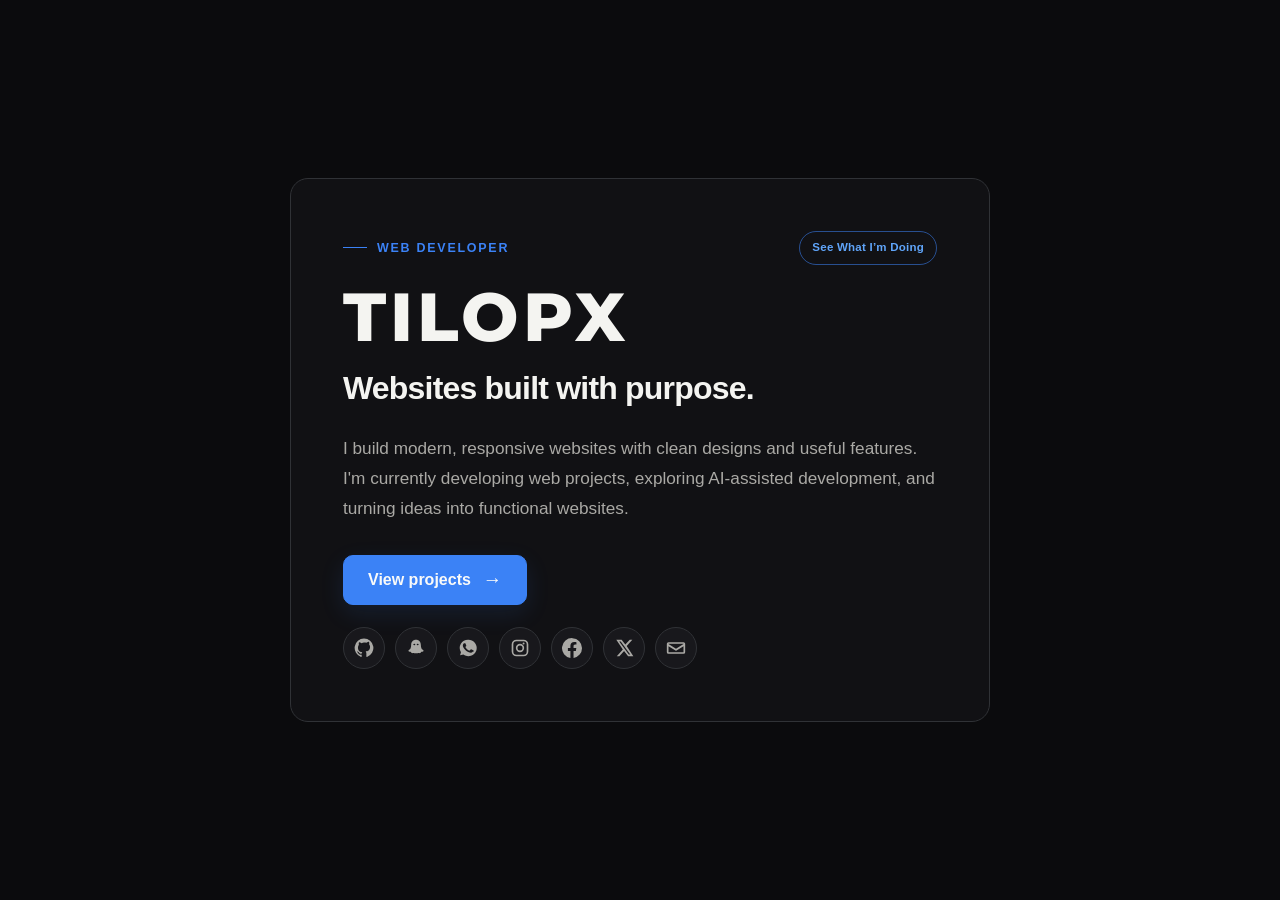
<file: index.html>
<!DOCTYPE html>
<html lang="en">
<head>
    <meta charset="UTF-8">
    <meta name="viewport" content="width=device-width, initial-scale=1.0">
    <title>Tilopx | Developer Portfolio</title>
    <link rel="stylesheet" href="style.css">
</head>
<body>
    <div class="loading-overlay" role="status" aria-live="polite" aria-label="Loading" hidden>
        <span class="loading-spinner" aria-hidden="true"></span>
    </div>
    <main class="home-page">
        <section class="intro" aria-labelledby="intro-title">
            <div class="intro-header">
                <p class="eyebrow"><span></span> WEB DEVELOPER</p>
                <a class="work-in-progress-button" href="what-i-am-building.html">See What I’m Doing</a>
            </div>
            <h1 class="wordmark" id="intro-title">TILOPX</h1>
            <h2 class="intro-headline">Websites built with purpose.</h2>
            <p class="intro-copy">I build modern, responsive websites with clean designs and useful features. I'm currently developing web projects, exploring AI-assisted development, and turning ideas into functional websites.</p>
            <a class="projects-button" href="projects.html">View projects <span aria-hidden="true">→</span></a>
            <nav class="social-links" aria-label="Social profiles">
                <a href="https://github.com/stellartilopx" target="_blank" rel="noopener noreferrer" aria-label="Visit my GitHub profile" title="GitHub">
                    <svg viewBox="0 0 24 24" aria-hidden="true"><path fill="currentColor" d="M12 .7a11.3 11.3 0 0 0-3.57 22c.57.1.78-.25.78-.55v-2.1c-3.18.69-3.85-1.35-3.85-1.35-.52-1.32-1.27-1.67-1.27-1.67-1.04-.71.08-.69.08-.69 1.15.08 1.75 1.18 1.75 1.18 1.02 1.75 2.68 1.24 3.33.95.1-.74.4-1.24.72-1.53-2.54-.29-5.21-1.27-5.21-5.65 0-1.25.44-2.27 1.17-3.07-.12-.29-.51-1.45.11-3.02 0 0 .96-.31 3.13 1.17A10.9 10.9 0 0 1 12 5.34c.97 0 1.94.13 2.85.38 2.17-1.48 3.13-1.17 3.13-1.17.62 1.57.23 2.73.11 3.02.73.8 1.17 1.82 1.17 3.07 0 4.39-2.67 5.36-5.22 5.64.41.35.78 1.05.78 2.12v3.75c0 .3.21.66.79.55A11.3 11.3 0 0 0 12 .7Z"/></svg>
                </a>
                <a href="https://www.snapchat.com/add/tilopxsthope?share_id=Xo6SoPdJdqQ&locale=en-US" target="_blank" rel="noopener noreferrer" aria-label="Visit my Snapchat profile" title="Snapchat">
                    <svg viewBox="0 0 24 24" aria-hidden="true"><path fill="currentColor" d="M12 2.2c-3.6 0-5.8 2.6-5.8 5.9 0 1.7-.2 3.2-.8 4.5-.3.7-.8 1.2-1.6 1.6-.7.4-.9.8-.8 1.3.1.7.9 1 1.7.9.5-.1.9.1 1.1.5.2.5.5 1 1.1 1.2.8.3 1.4-.2 2-.2.7 0 1.2.3 3.1.3s2.4-.3 3.1-.3c.6 0 1.2.5 2 .2.6-.2.9-.7 1.1-1.2.2-.4.6-.6 1.1-.5.8.1 1.6-.2 1.7-.9.1-.5-.1-.9-.8-1.3-.8-.4-1.3-.9-1.6-1.6-.6-1.3-.8-2.8-.8-4.5 0-3.3-2.2-5.9-5.8-5.9Zm-2 6.6c-.7 0-1.2-.4-1.2-.9s.5-.9 1.2-.9c.7 0 1.2.4 1.2.9s-.5.9-1.2.9Zm4 0c-.7 0-1.2-.4-1.2-.9s.5-.9 1.2-.9c.7 0 1.2.4 1.2.9s-.5.9-1.2.9Z"/></svg>
                </a>
                <a href="https://wa.me/2348064131653" target="_blank" rel="noopener noreferrer" aria-label="Chat with me on WhatsApp" title="WhatsApp">
                    <svg viewBox="0 0 24 24" aria-hidden="true"><path fill="currentColor" d="M12.04 2a9.9 9.9 0 0 0-8.5 15l-1 3.8 3.9-1a9.94 9.94 0 1 0 5.6-17.8Zm5.84 14.13c-.25.7-1.47 1.34-2.05 1.43-.53.08-1.19.12-1.92-.12-.44-.14-1-.33-1.72-.65-3.03-1.31-5-4.37-5.15-4.57-.15-.2-1.23-1.64-1.23-3.13 0-1.49.78-2.22 1.06-2.53.28-.3.61-.38.81-.38h.58c.19 0 .44-.07.69.53.25.6.86 2.09.93 2.24.08.16.13.34.02.54-.11.2-.16.33-.32.51-.16.18-.34.41-.49.55-.16.15-.33.32-.14.63.19.3.85 1.4 1.83 2.27 1.26 1.12 2.32 1.47 2.65 1.63.33.16.52.13.72-.08.19-.2.83-.97 1.05-1.3.22-.33.44-.28.74-.17.3.11 1.91.9 2.24 1.06.33.16.55.24.63.38.08.14.08.81-.17 1.51Z"/></svg>
                </a>
                <a href="https://www.instagram.com/tilopxsthope?srtk=MWY2eXp6MmFmaWlvOQ==" target="_blank" rel="noopener noreferrer" aria-label="Visit my Instagram profile" title="Instagram">
                    <svg viewBox="0 0 24 24" aria-hidden="true"><path fill="currentColor" d="M7.8 2h8.4A5.8 5.8 0 0 1 22 7.8v8.4a5.8 5.8 0 0 1-5.8 5.8H7.8A5.8 5.8 0 0 1 2 16.2V7.8A5.8 5.8 0 0 1 7.8 2Zm-.2 2A3.6 3.6 0 0 0 4 7.6v8.8A3.6 3.6 0 0 0 7.6 20h8.8a3.6 3.6 0 0 0 3.6-3.6V7.6A3.6 3.6 0 0 0 16.4 4H7.6Zm8.7 1.5a1.2 1.2 0 1 1 0 2.4 1.2 1.2 0 0 1 0-2.4ZM12 7a5 5 0 1 1 0 10 5 5 0 0 1 0-10Zm0 2a3 3 0 1 0 0 6 3 3 0 0 0 0-6Z"/></svg>
                </a>
                <a href="https://www.facebook.com/share/1QSxJe8iCN/" target="_blank" rel="noopener noreferrer" aria-label="Visit my Facebook profile" title="Facebook">
                    <svg viewBox="0 0 24 24" aria-hidden="true"><path fill="currentColor" d="M24 12.07A12 12 0 1 0 10.1 24v-8.44H7.08v-3.49h3.02v-2.66c0-3 1.8-4.66 4.54-4.66 1.31 0 2.68.24 2.68.24v2.95h-1.51c-1.49 0-1.96.93-1.96 1.88v2.25h3.33l-.53 3.49h-2.8V24A12 12 0 0 0 24 12.07Z"/></svg>
                </a>
                <a href="https://x.com/tilopx" target="_blank" rel="noopener noreferrer" aria-label="Visit my X profile" title="X">
                    <svg viewBox="0 0 24 24" aria-hidden="true"><path fill="currentColor" d="M18.9 2H22l-6.77 7.74L23.2 22h-6.24l-4.89-6.39L6.46 22H3.34l7.25-8.29L2.76 2h6.4l4.42 5.84L18.9 2Zm-1.1 17.84h1.72L8.08 4.05H6.24L17.8 19.84Z"/></svg>
                </a>
                <button class="social-link contact-trigger" type="button" aria-label="Contact me" title="Contact me">
                    <svg viewBox="0 0 24 24" aria-hidden="true"><path fill="currentColor" d="M3 5h18a2 2 0 0 1 2 2v10a2 2 0 0 1-2 2H3a2 2 0 0 1-2-2V7a2 2 0 0 1 2-2Zm0 2v.23l9 5.62 9-5.62V7H3Zm18 10V9.82l-8.4 5.25a1 1 0 0 1-1.2 0L3 9.82V17h18Z"/></svg>
                </button>
            </nav>
        </section>
    </main>
    <dialog class="contact-dialog" id="contact-dialog" aria-labelledby="contact-heading">
        <form class="contact-form" id="contact-form" name="contact" method="POST" data-netlify="true" novalidate>
            <input type="hidden" name="form-name" value="contact">
            <div class="contact-dialog-heading">
                <div>
                    <p class="eyebrow"><span></span> Get in touch</p>
                    <h2 id="contact-heading">Contact me</h2>
                </div>
                <button class="contact-close-icon" type="button" aria-label="Close contact form" title="Close">×</button>
            </div>
            <label for="contact-name">Name</label>
            <input id="contact-name" name="name" type="text" autocomplete="name" required>
            <label for="contact-email">Email address</label>
            <input id="contact-email" name="email" type="email" autocomplete="email" required>
            <label for="contact-message">Message</label>
            <textarea id="contact-message" name="message" rows="5" required></textarea>
            <p class="form-status" role="status" aria-live="polite">Your message can be sent through the deployed website form.</p>
            <div class="contact-actions">
                <button class="contact-cancel" type="button">Close</button>
                <button class="contact-submit" type="submit">
                    <span class="submit-label">Send message</span>
                    <span class="loading-spinner" aria-hidden="true" hidden></span>
                </button>
            </div>
        </form>
    </dialog>
    <script src="script.js"></script>
    <script>
        const contactDialog = document.querySelector("#contact-dialog");
        const contactTrigger = document.querySelector(".contact-trigger");
        const contactForm = document.querySelector("#contact-form");
        const contactCloseButtons = contactDialog.querySelectorAll(".contact-close-icon, .contact-cancel");

        contactTrigger.addEventListener("click", () => contactDialog.showModal());
        contactCloseButtons.forEach((button) => button.addEventListener("click", () => contactDialog.close()));

        contactDialog.addEventListener("click", (event) => {
            if (event.target === contactDialog) contactDialog.close();
        });

        contactForm.addEventListener("submit", async (event) => {
            event.preventDefault();
            if (!contactForm.checkValidity()) {
                contactForm.reportValidity();
                return;
            }

            const submitButton = contactForm.querySelector(".contact-submit");
            const submitLabel = submitButton.querySelector(".submit-label");
            const spinner = submitButton.querySelector(".loading-spinner");
            const status = contactForm.querySelector(".form-status");
            submitButton.disabled = true;
            submitButton.setAttribute("aria-busy", "true");
            spinner.hidden = false;
            submitLabel.textContent = "Sending…";
            status.textContent = "Sending your message…";

            // Give the browser a paint cycle so the loading state is visible before the request starts.
            await new Promise((resolve) => requestAnimationFrame(() => requestAnimationFrame(resolve)));

            const controller = new AbortController();
            const timeout = window.setTimeout(() => controller.abort(), 15000);
            try {
                const response = await fetch("/", {
                    method: "POST",
                    headers: { "Content-Type": "application/x-www-form-urlencoded" },
                    body: new URLSearchParams(new FormData(contactForm)).toString(),
                    signal: controller.signal
                });
                if (!response.ok) throw new Error("Submission failed");
                status.textContent = "Your message has been sent.";
                contactForm.reset();
            } catch (error) {
                status.textContent = "The message could not be sent. Please try again when you are connected to the deployed website.";
            } finally {
                window.clearTimeout(timeout);
                submitButton.disabled = false;
                submitButton.removeAttribute("aria-busy");
                spinner.hidden = true;
                submitLabel.textContent = "Send message";
            }
        });
    </script>
</body>
</html>
</file>
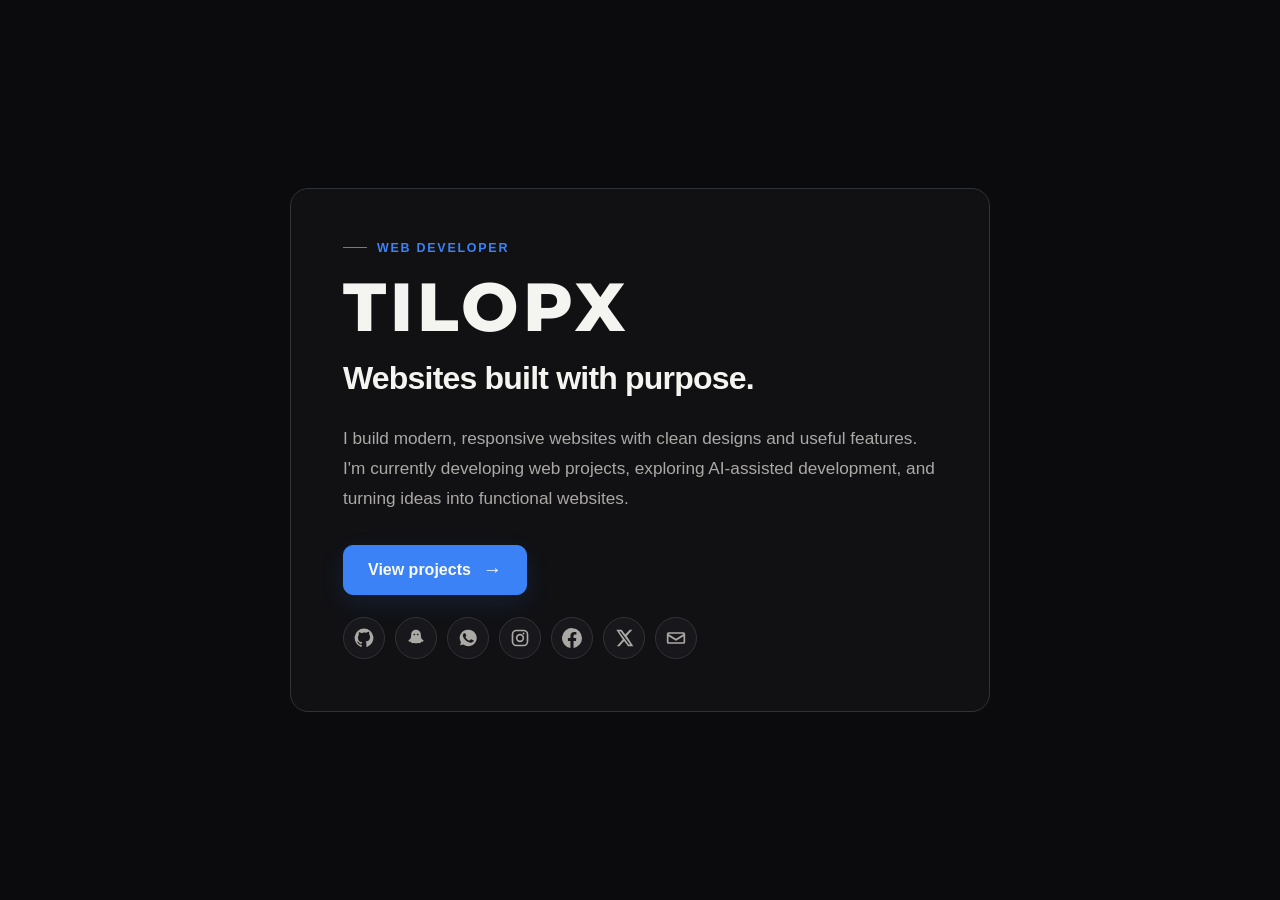
<file: portifolio/index.html>
<!DOCTYPE html>
<html lang="en">
<head>
    <meta charset="UTF-8">
    <meta name="viewport" content="width=device-width, initial-scale=1.0">
    <title>Tilopx | Developer Portfolio</title>
    <link rel="stylesheet" href="style.css">
</head>
<body>
    <main class="home-page">
        <section class="intro" aria-labelledby="intro-title">
            <p class="eyebrow"><span></span> WEB DEVELOPER</p>
            <h1 class="wordmark" id="intro-title">TILOPX</h1>
            <h2 class="intro-headline">Websites built with purpose.</h2>
            <p class="intro-copy">I build modern, responsive websites with clean designs and useful features. I'm currently developing web projects, exploring AI-assisted development, and turning ideas into functional websites.</p>
            <a class="projects-button" href="projects.html">View projects <span aria-hidden="true">→</span></a>
            <nav class="social-links" aria-label="Social profiles">
                <a href="https://github.com/stellartilopx" target="_blank" rel="noopener noreferrer" aria-label="Visit my GitHub profile" title="GitHub">
                    <svg viewBox="0 0 24 24" aria-hidden="true"><path fill="currentColor" d="M12 .7a11.3 11.3 0 0 0-3.57 22c.57.1.78-.25.78-.55v-2.1c-3.18.69-3.85-1.35-3.85-1.35-.52-1.32-1.27-1.67-1.27-1.67-1.04-.71.08-.69.08-.69 1.15.08 1.75 1.18 1.75 1.18 1.02 1.75 2.68 1.24 3.33.95.1-.74.4-1.24.72-1.53-2.54-.29-5.21-1.27-5.21-5.65 0-1.25.44-2.27 1.17-3.07-.12-.29-.51-1.45.11-3.02 0 0 .96-.31 3.13 1.17A10.9 10.9 0 0 1 12 5.34c.97 0 1.94.13 2.85.38 2.17-1.48 3.13-1.17 3.13-1.17.62 1.57.23 2.73.11 3.02.73.8 1.17 1.82 1.17 3.07 0 4.39-2.67 5.36-5.22 5.64.41.35.78 1.05.78 2.12v3.75c0 .3.21.66.79.55A11.3 11.3 0 0 0 12 .7Z"/></svg>
                </a>
                <a href="https://www.snapchat.com/add/tilopxsthope?share_id=Xo6SoPdJdqQ&locale=en-US" target="_blank" rel="noopener noreferrer" aria-label="Visit my Snapchat profile" title="Snapchat">
                    <svg viewBox="0 0 24 24" aria-hidden="true"><path fill="currentColor" d="M12 2.2c-3.6 0-5.8 2.6-5.8 5.9 0 1.7-.2 3.2-.8 4.5-.3.7-.8 1.2-1.6 1.6-.7.4-.9.8-.8 1.3.1.7.9 1 1.7.9.5-.1.9.1 1.1.5.2.5.5 1 1.1 1.2.8.3 1.4-.2 2-.2.7 0 1.2.3 3.1.3s2.4-.3 3.1-.3c.6 0 1.2.5 2 .2.6-.2.9-.7 1.1-1.2.2-.4.6-.6 1.1-.5.8.1 1.6-.2 1.7-.9.1-.5-.1-.9-.8-1.3-.8-.4-1.3-.9-1.6-1.6-.6-1.3-.8-2.8-.8-4.5 0-3.3-2.2-5.9-5.8-5.9Zm-2 6.6c-.7 0-1.2-.4-1.2-.9s.5-.9 1.2-.9c.7 0 1.2.4 1.2.9s-.5.9-1.2.9Zm4 0c-.7 0-1.2-.4-1.2-.9s.5-.9 1.2-.9c.7 0 1.2.4 1.2.9s-.5.9-1.2.9Z"/></svg>
                </a>
                <a href="https://wa.me/2348064131653" target="_blank" rel="noopener noreferrer" aria-label="Chat with me on WhatsApp" title="WhatsApp">
                    <svg viewBox="0 0 24 24" aria-hidden="true"><path fill="currentColor" d="M12.04 2a9.9 9.9 0 0 0-8.5 15l-1 3.8 3.9-1a9.94 9.94 0 1 0 5.6-17.8Zm5.84 14.13c-.25.7-1.47 1.34-2.05 1.43-.53.08-1.19.12-1.92-.12-.44-.14-1-.33-1.72-.65-3.03-1.31-5-4.37-5.15-4.57-.15-.2-1.23-1.64-1.23-3.13 0-1.49.78-2.22 1.06-2.53.28-.3.61-.38.81-.38h.58c.19 0 .44-.07.69.53.25.6.86 2.09.93 2.24.08.16.13.34.02.54-.11.2-.16.33-.32.51-.16.18-.34.41-.49.55-.16.15-.33.32-.14.63.19.3.85 1.4 1.83 2.27 1.26 1.12 2.32 1.47 2.65 1.63.33.16.52.13.72-.08.19-.2.83-.97 1.05-1.3.22-.33.44-.28.74-.17.3.11 1.91.9 2.24 1.06.33.16.55.24.63.38.08.14.08.81-.17 1.51Z"/></svg>
                </a>
                <a href="https://www.instagram.com/tilopxsthope?srtk=MWY2eXp6MmFmaWlvOQ==" target="_blank" rel="noopener noreferrer" aria-label="Visit my Instagram profile" title="Instagram">
                    <svg viewBox="0 0 24 24" aria-hidden="true"><path fill="currentColor" d="M7.8 2h8.4A5.8 5.8 0 0 1 22 7.8v8.4a5.8 5.8 0 0 1-5.8 5.8H7.8A5.8 5.8 0 0 1 2 16.2V7.8A5.8 5.8 0 0 1 7.8 2Zm-.2 2A3.6 3.6 0 0 0 4 7.6v8.8A3.6 3.6 0 0 0 7.6 20h8.8a3.6 3.6 0 0 0 3.6-3.6V7.6A3.6 3.6 0 0 0 16.4 4H7.6Zm8.7 1.5a1.2 1.2 0 1 1 0 2.4 1.2 1.2 0 0 1 0-2.4ZM12 7a5 5 0 1 1 0 10 5 5 0 0 1 0-10Zm0 2a3 3 0 1 0 0 6 3 3 0 0 0 0-6Z"/></svg>
                </a>
                <a href="https://www.facebook.com/share/1QSxJe8iCN/" target="_blank" rel="noopener noreferrer" aria-label="Visit my Facebook profile" title="Facebook">
                    <svg viewBox="0 0 24 24" aria-hidden="true"><path fill="currentColor" d="M24 12.07A12 12 0 1 0 10.1 24v-8.44H7.08v-3.49h3.02v-2.66c0-3 1.8-4.66 4.54-4.66 1.31 0 2.68.24 2.68.24v2.95h-1.51c-1.49 0-1.96.93-1.96 1.88v2.25h3.33l-.53 3.49h-2.8V24A12 12 0 0 0 24 12.07Z"/></svg>
                </a>
                <a href="https://x.com/tilopx" target="_blank" rel="noopener noreferrer" aria-label="Visit my X profile" title="X">
                    <svg viewBox="0 0 24 24" aria-hidden="true"><path fill="currentColor" d="M18.9 2H22l-6.77 7.74L23.2 22h-6.24l-4.89-6.39L6.46 22H3.34l7.25-8.29L2.76 2h6.4l4.42 5.84L18.9 2Zm-1.1 17.84h1.72L8.08 4.05H6.24L17.8 19.84Z"/></svg>
                </a>
                <button class="social-link contact-trigger" type="button" aria-label="Contact me" title="Contact me">
                    <svg viewBox="0 0 24 24" aria-hidden="true"><path fill="currentColor" d="M3 5h18a2 2 0 0 1 2 2v10a2 2 0 0 1-2 2H3a2 2 0 0 1-2-2V7a2 2 0 0 1 2-2Zm0 2v.23l9 5.62 9-5.62V7H3Zm18 10V9.82l-8.4 5.25a1 1 0 0 1-1.2 0L3 9.82V17h18Z"/></svg>
                </button>
            </nav>
        </section>
    </main>
    <dialog class="contact-dialog" id="contact-dialog" aria-labelledby="contact-heading">
        <form class="contact-form" id="contact-form" name="contact" method="POST" data-netlify="true" novalidate>
            <input type="hidden" name="form-name" value="contact">
            <div class="contact-dialog-heading">
                <div>
                    <p class="eyebrow"><span></span> Get in touch</p>
                    <h2 id="contact-heading">Contact me</h2>
                </div>
                <button class="contact-close-icon" type="button" aria-label="Close contact form" title="Close">×</button>
            </div>
            <label for="contact-name">Name</label>
            <input id="contact-name" name="name" type="text" autocomplete="name" required>
            <label for="contact-email">Email address</label>
            <input id="contact-email" name="email" type="email" autocomplete="email" required>
            <label for="contact-message">Message</label>
            <textarea id="contact-message" name="message" rows="5" required></textarea>
            <p class="form-status" role="status" aria-live="polite">Message sending is not configured yet.</p>
            <div class="contact-actions">
                <button class="contact-cancel" type="button">Close</button>
                <button class="contact-submit" type="submit">Send message</button>
            </div>
        </form>
    </dialog>
    <script>
        const contactDialog = document.querySelector("#contact-dialog");
        const contactTrigger = document.querySelector(".contact-trigger");
        const contactForm = document.querySelector("#contact-form");
        const contactCloseButtons = contactDialog.querySelectorAll(".contact-close-icon, .contact-cancel");

        contactTrigger.addEventListener("click", () => contactDialog.showModal());
        contactCloseButtons.forEach((button) => button.addEventListener("click", () => contactDialog.close()));

        contactDialog.addEventListener("click", (event) => {
            if (event.target === contactDialog) contactDialog.close();
        });

        contactForm.addEventListener("submit", (event) => {
            event.preventDefault();
            if (!contactForm.checkValidity()) {
                contactForm.reportValidity();
                return;
            }
            contactForm.querySelector(".form-status").textContent = "Message sending is not configured yet. Please add a form service or backend before sending.";
        });
    </script>
</body>
</html>
</file>
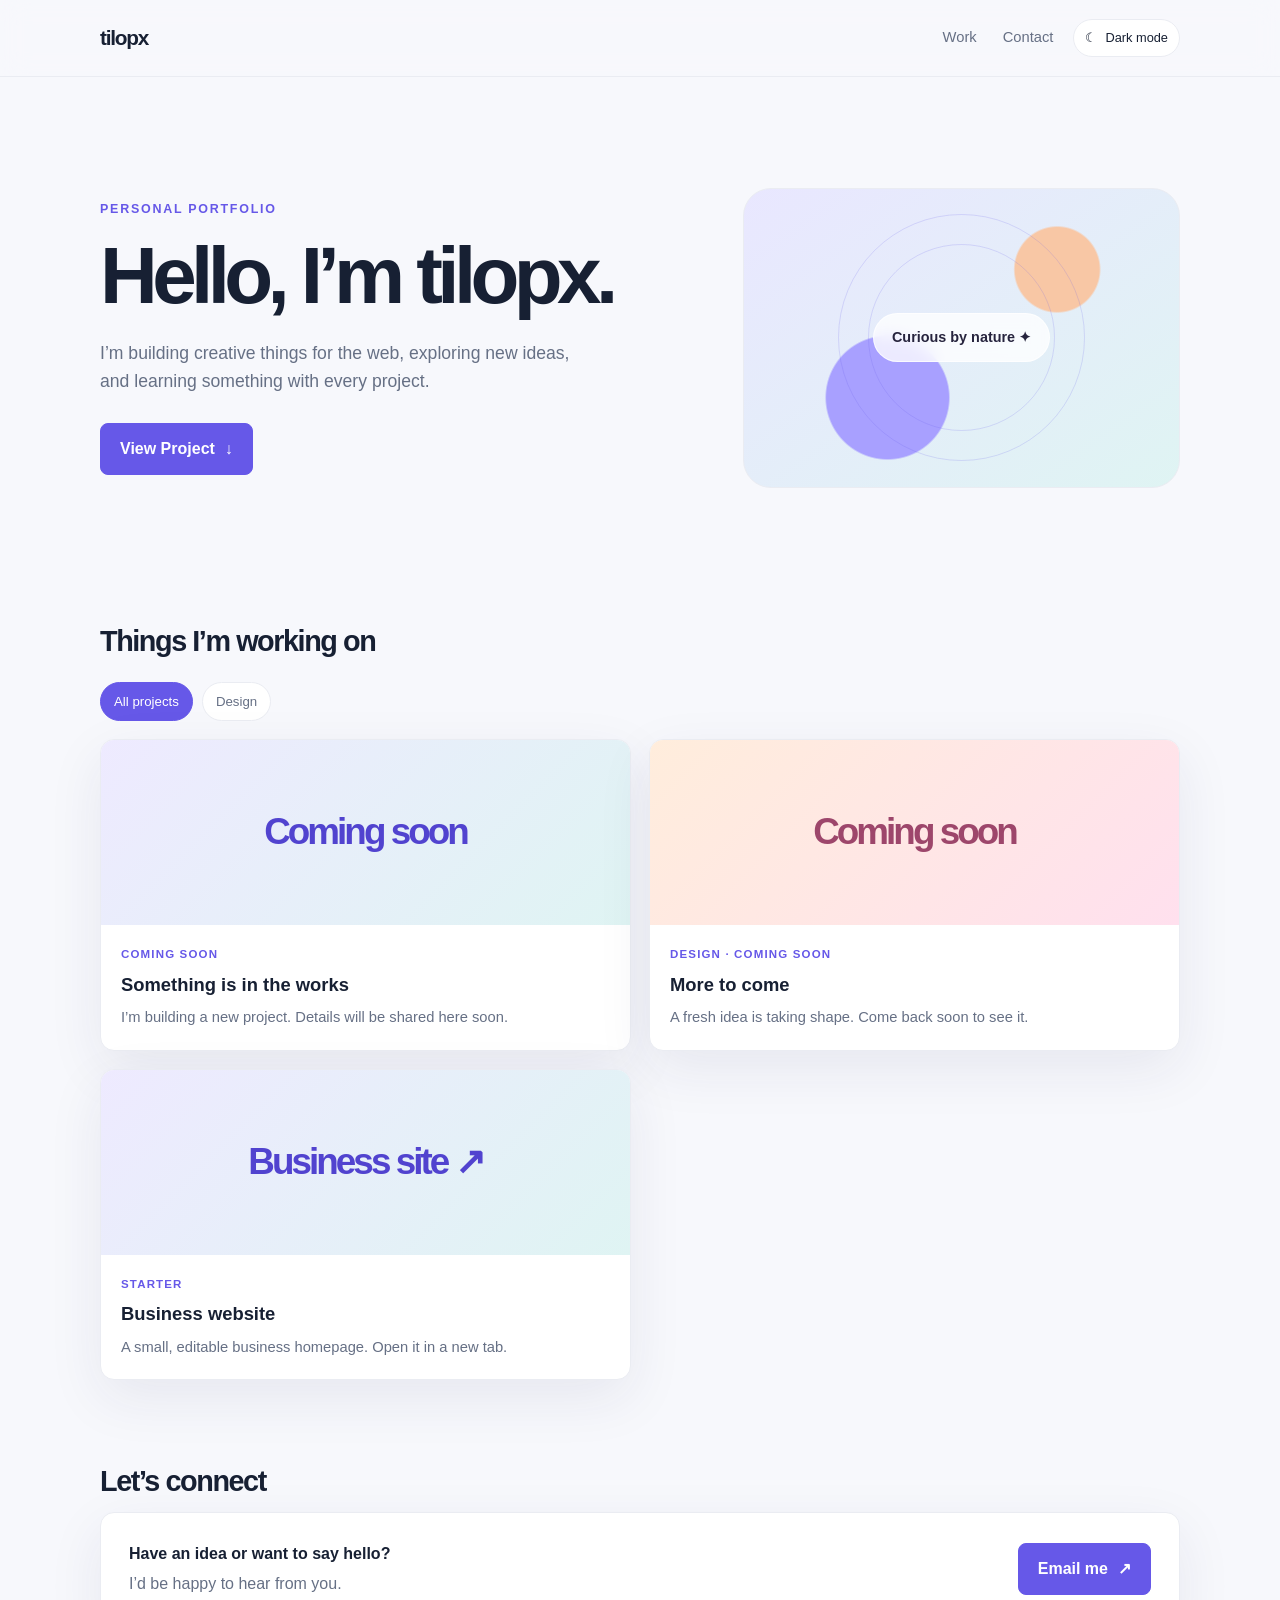
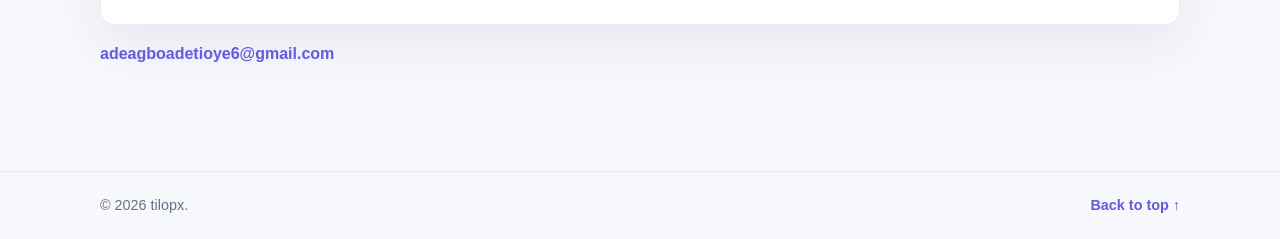
<file: what-i-am-building.html>
<!DOCTYPE html>
<html lang="en">
<head>
  <meta charset="UTF-8">
  <meta name="viewport" content="width=device-width, initial-scale=1.0">
  <meta name="description" content="The personal portfolio of tilopx, a curious creator making things for the web.">
  <meta name="theme-color" content="#f7f8fc">
  <title>tilopx — Personal Portfolio</title>
  <style>
    :root {
      color-scheme: light;
      --ink: #172033;
      --muted: #667085;
      --accent: #6658e8;
      --accent-soft: #efedff;
      --background: #f7f8fc;
      --surface: #ffffff;
      --line: #eaecf2;
      --shadow: 0 18px 55px rgb(38 44 90 / 8%);
    }

    :root[data-theme="dark"] {
      color-scheme: dark;
      --ink: #f2f3fa;
      --muted: #b2b7c8;
      --accent: #a79cff;
      --accent-soft: #292544;
      --background: #14151c;
      --surface: #1d1f29;
      --line: #333543;
      --shadow: 0 18px 55px rgb(0 0 0 / 20%);
    }

    * { box-sizing: border-box; }
    html { scroll-behavior: smooth; scroll-padding-top: 24px; }
    body {
      margin: 0;
      background: var(--background);
      color: var(--ink);
      font-family: Arial, Helvetica, sans-serif;
      line-height: 1.6;
      transition: background-color 180ms ease, color 180ms ease;
    }
    a { color: inherit; text-decoration: none; }
    a:focus-visible, button:focus-visible { outline: 3px solid var(--accent); outline-offset: 4px; }
    button, a, .project-card { -webkit-tap-highlight-color: transparent; }
    button:not(:disabled):active, a:active, .project-card:active { transform: scale(0.985); }
    .loading-overlay[hidden], .loading-spinner[hidden] { display: none !important; }
    .loading-overlay { position: fixed; inset: 0; z-index: 2147483647; display: grid; place-items: center; background: rgb(20 21 28 / 72%); backdrop-filter: blur(2px); }
    .loading-overlay .loading-spinner { width: 38px; height: 38px; border-width: 3px; border-color: rgb(167 156 255 / 30%); border-top-color: var(--accent); }
    .loading-spinner { display: block; box-sizing: border-box; width: 16px; height: 16px; border: 2px solid rgb(255 255 255 / 38%); border-top-color: currentColor; border-radius: 50%; background: transparent; animation: ui-spinner 700ms linear infinite; }
    @keyframes ui-spinner { to { transform: rotate(360deg); } }
    button { font: inherit; }

    .page-width { width: min(1080px, calc(100% - 40px)); margin-inline: auto; }
    .site-header {
      position: sticky;
      z-index: 5;
      top: 0;
      border-bottom: 1px solid var(--line);
      background: color-mix(in srgb, var(--background) 88%, transparent);
      backdrop-filter: blur(14px);
    }
    .navigation { display: flex; min-height: 76px; align-items: center; justify-content: space-between; gap: 24px; }
    .brand { font-size: 1.3rem; font-weight: 800; letter-spacing: -0.06em; }
    .nav-actions, .nav-links { display: flex; align-items: center; }
    .nav-actions { gap: 20px; }
    .nav-links { gap: 26px; color: var(--muted); font-size: 0.92rem; }
    .nav-links a:hover, .text-link:hover { color: var(--accent); }
    .theme-toggle {
      display: inline-flex; min-width: 98px; align-items: center; justify-content: center; gap: 8px;
      padding: 8px 11px; border: 1px solid var(--line); border-radius: 999px; background: var(--surface);
      color: var(--ink); cursor: pointer; font-size: 0.8rem;
    }
    .theme-toggle:hover { border-color: var(--accent); }

    main { padding: 58px 0 88px; }
    .hero { display: grid; min-height: 405px; align-items: center; grid-template-columns: 1.15fr 0.85fr; gap: 52px; }
    .eyebrow {
      margin: 0 0 14px; color: var(--accent); font-size: 0.78rem; font-weight: 700;
      letter-spacing: 0.14em; text-transform: uppercase;
    }
    h1 { max-width: 620px; margin: 0; font-size: clamp(2.8rem, 7vw, 5rem); letter-spacing: -0.07em; line-height: 1.04; }
    .hero-copy { max-width: 500px; margin: 22px 0 28px; color: var(--muted); font-size: 1.1rem; }
    .button {
      display: inline-flex; align-items: center; gap: 10px; padding: 12px 19px; border: 1px solid var(--accent);
      border-radius: 8px; background: var(--accent); color: #fff; font-weight: 700; transition: background-color 0.15s, transform 0.15s;
    }
    .button:hover { transform: translateY(-2px); background: #5143cf; }
    .hero-art {
      position: relative; display: grid; min-height: 300px; overflow: hidden; place-items: center;
      border: 1px solid var(--line); border-radius: 28px;
      background:
        radial-gradient(circle at 72% 27%, #f8c7a5 0 11%, transparent 11.5%),
        radial-gradient(circle at 33% 70%, #a8a0ff 0 17%, transparent 17.5%),
        linear-gradient(145deg, #e9e7ff, #dff4f3);
    }
    .hero-art::before, .hero-art::after {
      position: absolute; width: 185px; height: 185px; border: 1px solid rgb(102 88 232 / 18%);
      border-radius: 50%; content: "";
    }
    .hero-art::after { width: 245px; height: 245px; }
    .art-label {
      z-index: 1; padding: 12px 18px; border: 1px solid rgb(255 255 255 / 75%); border-radius: 999px;
      background: rgb(255 255 255 / 78%); color: #27243e; font-size: 0.9rem; font-weight: 700; backdrop-filter: blur(8px);
    }

    .section { margin-top: 78px; scroll-margin-top: 100px; }
    .section-heading { margin: 0 0 8px; font-size: 1.8rem; letter-spacing: -0.05em; }
    .section-intro { margin: 0 0 22px; color: var(--muted); }
    .about-card, .project-card, .skill-card {
      border: 1px solid var(--line); border-radius: 14px; background: var(--surface); box-shadow: var(--shadow);
    }
    .about-card { padding: 26px; }
    .about-card p { max-width: 740px; margin: 0; color: var(--muted); }
    .skills-grid { display: grid; grid-template-columns: repeat(4, minmax(0, 1fr)); gap: 14px; }
    .skill-card { padding: 18px; }
    .skill-icon {
      display: grid; width: 38px; height: 38px; margin-bottom: 12px; place-items: center;
      border-radius: 11px; background: var(--accent-soft); color: var(--accent); font-weight: 800;
    }
    .skill-card h3 { margin: 0 0 4px; font-size: 0.98rem; }
    .skill-card p { margin: 0; color: var(--muted); font-size: 0.84rem; }
    .filter-row { display: flex; flex-wrap: wrap; gap: 9px; margin: 18px 0; }
    .filter-button {
      padding: 8px 13px; border: 1px solid var(--line); border-radius: 999px; background: var(--surface);
      color: var(--muted); cursor: pointer; font-size: 0.83rem;
    }
    .filter-button[aria-pressed="true"] { border-color: var(--accent); background: var(--accent); color: #fff; }
    a:active, button:not(:disabled):active, .project-card:active { transform: scale(0.985); }
    .project-grid { display: grid; grid-template-columns: repeat(2, minmax(0, 1fr)); gap: 18px; }
    .project-card { overflow: hidden; transition: transform 180ms ease, border-color 180ms ease; }
    .project-card:hover { transform: translateY(-4px); border-color: var(--accent); }
    .project-card[hidden] { display: none; }
    .project-card-link { display: block; height: 100%; color: inherit; }
    .project-art {
      display: grid; min-height: 185px; place-items: center; background: linear-gradient(135deg, #eeeaff, #dff4f3);
      color: #5143cf; font-size: 2.3rem; font-weight: 800; letter-spacing: -0.08em;
    }
    .project-card:nth-child(2) .project-art { background: linear-gradient(135deg, #ffeddc, #ffe0ee); color: #9d466b; }
    .project-details { padding: 20px; }
    .project-type { margin: 0 0 6px; color: var(--accent); font-size: 0.72rem; font-weight: 700; letter-spacing: 0.1em; text-transform: uppercase; }
    .project-card h3 { margin: 0 0 7px; font-size: 1.15rem; }
    .project-card p:last-child { margin: 0; color: var(--muted); font-size: 0.92rem; }
    .contact-card {
      display: flex; align-items: center; justify-content: space-between; gap: 24px; padding: 28px;
      border: 1px solid var(--line); border-radius: 14px; background: var(--surface); box-shadow: var(--shadow);
    }
    .contact-card p { margin: 4px 0 0; color: var(--muted); }
    .text-link { color: var(--accent); font-weight: 700; overflow-wrap: anywhere; }
    footer { padding: 22px 0; border-top: 1px solid var(--line); color: var(--muted); font-size: 0.9rem; }
    .footer-content { display: flex; justify-content: space-between; gap: 20px; }

    @media (max-width: 720px) {
      .page-width { width: min(100% - 32px, 560px); }
      .navigation { min-height: 68px; gap: 14px; }
      .nav-actions { gap: 13px; }
      .nav-links { gap: 15px; font-size: 0.84rem; }
      .theme-toggle { min-width: 42px; padding: 8px; }
      .theme-label { display: none; }
      main { padding-top: 38px; }
      .hero { grid-template-columns: 1fr; gap: 30px; }
      .hero-art { min-height: 240px; }
      .section { margin-top: 58px; }
      .skills-grid { grid-template-columns: repeat(2, minmax(0, 1fr)); }
      .project-art { min-height: 155px; }
    }
    @media (max-width: 480px) {
      .navigation { flex-wrap: wrap; padding-block: 14px; }
      .nav-actions { width: 100%; justify-content: space-between; }
      .theme-label { display: inline; }
      .theme-toggle { min-width: 98px; }
      .hero { gap: 24px; }
      .skills-grid, .project-grid { grid-template-columns: 1fr; }
      .contact-card { align-items: flex-start; flex-direction: column; }
      .footer-content { flex-direction: column; gap: 4px; }
    }
    @media (prefers-reduced-motion: reduce) {
      .loading-spinner, button:not(:disabled):active, a:active, .project-card:active { animation: none; transform: none; }
      *, *::before, *::after { scroll-behavior: auto !important; transition-duration: 0.01ms !important; }
    }
  </style>
</head>
<body>
  <div class="loading-overlay" role="status" aria-live="polite" aria-label="Loading" hidden>
    <span class="loading-spinner" aria-hidden="true"></span>
  </div>
  <header class="site-header">
    <nav class="navigation page-width" aria-label="Main navigation">
      <a class="brand" href="#home">tilopx</a>
      <div class="nav-actions">
        <div class="nav-links">
          <a href="#work">Work</a><a href="#contact">Contact</a>
        </div>
        <button class="theme-toggle" type="button" aria-label="Switch to dark theme" aria-pressed="false">
          <span class="theme-icon" aria-hidden="true">☾</span><span class="theme-label">Dark mode</span>
        </button>
      </div>
    </nav>
  </header>

  <main class="page-width" id="home">
    <section class="hero" aria-labelledby="intro-title">
      <div>
        <p class="eyebrow">Personal portfolio</p>
        <h1 id="intro-title">Hello, I’m tilopx.</h1>
        <p class="hero-copy">I’m building creative things for the web, exploring new ideas, and learning something with every project.</p>
        <a class="button" href="#work">View Project <span aria-hidden="true">↓</span></a>
      </div>
      <div class="hero-art" aria-hidden="true"><span class="art-label">Curious by nature ✦</span></div>
    </section>

    <section class="section" id="work">
      <h2 class="section-heading">Things I’m working on</h2>
      <div class="filter-row" role="group" aria-label="Filter projects">
        <button class="filter-button" type="button" data-filter="all" aria-pressed="true">All projects</button>
        <button class="filter-button" type="button" data-filter="design" aria-pressed="false">Design</button>
      </div>
      <div class="project-grid">
        <article class="project-card"><div class="project-art" aria-hidden="true">Coming soon</div><div class="project-details"><p class="project-type">Coming soon</p><h3>Something is in the works</h3><p>I’m building a new project. Details will be shared here soon.</p></div></article>
        <article class="project-card" data-category="design"><div class="project-art" aria-hidden="true">Coming soon</div><div class="project-details"><p class="project-type">Design · Coming soon</p><h3>More to come</h3><p>A fresh idea is taking shape. Come back soon to see it.</p></div></article>
        <article class="project-card"><a class="project-card-link" href="business.html" target="_blank" rel="noopener noreferrer" aria-label="Open the business website starter in a new tab"><div class="project-art" aria-hidden="true">Business site ↗</div><div class="project-details"><p class="project-type">Starter</p><h3>Business website</h3><p>A small, editable business homepage. Open it in a new tab.</p></div></a></article>
      </div>
    </section>

    <section class="section" id="contact">
      <h2 class="section-heading">Let’s connect</h2>
      <div class="contact-card">
        <div><strong>Have an idea or want to say hello?</strong><p>I’d be happy to hear from you.</p></div>
        <a class="button" href="mailto:adeagboadetioye6@gmail.com">Email me <span aria-hidden="true">↗</span></a>
      </div>
      <p><a class="text-link" href="mailto:adeagboadetioye6@gmail.com">adeagboadetioye6@gmail.com</a></p>
    </section>
  </main>

  <footer><div class="page-width footer-content"><span>© <span id="year">2026</span> tilopx.</span><a class="text-link" href="#home">Back to top ↑</a></div></footer>

  <script>
    const root = document.documentElement;
    const themeButton = document.querySelector(".theme-toggle");
    const themeIcon = document.querySelector(".theme-icon");
    const themeLabel = document.querySelector(".theme-label");
    const savedTheme = localStorage.getItem("tilopx-theme");
    if (savedTheme === "dark") root.dataset.theme = "dark";

    function updateThemeButton() {
      const isDark = root.dataset.theme === "dark";
      themeButton.setAttribute("aria-pressed", String(isDark));
      themeButton.setAttribute("aria-label", `Switch to ${isDark ? "light" : "dark"} theme`);
      themeIcon.textContent = isDark ? "☀" : "☾";
      themeLabel.textContent = isDark ? "Light mode" : "Dark mode";
    }
    updateThemeButton();

    themeButton.addEventListener("click", () => {
      const isDark = root.dataset.theme !== "dark";
      root.dataset.theme = isDark ? "dark" : "light";
      localStorage.setItem("tilopx-theme", isDark ? "dark" : "light");
      updateThemeButton();
    });

    const filterButtons = document.querySelectorAll(".filter-button");
    const projectCards = document.querySelectorAll(".project-card");
    filterButtons.forEach(button => {
      button.addEventListener("click", () => {
        const filter = button.dataset.filter;
        filterButtons.forEach(item => item.setAttribute("aria-pressed", String(item === button)));
        projectCards.forEach(card => card.hidden = filter !== "all" && card.dataset.category !== filter);
      });
    });
    document.querySelector("#year").textContent = new Date().getFullYear();

    window.siteLoading = (() => {
      const overlay = document.querySelector(".loading-overlay");
      return {
        show() { if (overlay) overlay.hidden = false; },
        hide() { if (overlay) overlay.hidden = true; }
      };
    })();
    window.addEventListener("load", window.siteLoading.hide, { once: true });
  </script>
</body>
</html>
</file>
<file: style.css>
@import url("https://fonts.googleapis.com/css2?family=Montserrat:wght@800&display=swap");

:root {
    color-scheme: dark;
    --background: #0b0b0d;
    --surface: #111114;
    --surface-hover: #18181c;
    --border: #303236;
    --text: #f4f4f1;
    --muted: #aaa9a5;
    --accent: #3b82f6;
    --accent-soft: #60a5fa;
}

* {
    box-sizing: border-box;
}

html {
    min-height: 100%;
    background: var(--background);
    scroll-behavior: smooth;
}

body {
    min-height: 100vh;
    margin: 0;
    background: var(--background);
    color: var(--text);
    font-family: Inter, ui-sans-serif, -apple-system, BlinkMacSystemFont, "Segoe UI", sans-serif;
    -webkit-font-smoothing: antialiased;
}

img {
    max-width: 100%;
    height: auto;
}

a {
    color: inherit;
}

button, a, .gallery a {
    -webkit-tap-highlight-color: transparent;
}

button:not(:disabled):active,
a:active,
.gallery a:active {
    transform: translateY(1px);
}

 .loading-overlay[hidden],
.loading-spinner[hidden] {
    display: none !important;
}

.loading-overlay {
    position: fixed;
    inset: 0;
   z-index: 2147483647;
    display: grid;
    place-items: center;
    background: rgba(11, 11, 13, 0.72);
    backdrop-filter: blur(2px);
}

.loading-overlay .loading-spinner {
    width: 38px;
    height: 38px;
    flex-basis: 38px;
    border-width: 3px;
    border-color: rgba(96, 165, 250, 0.3);
    border-top-color: var(--accent);
}

.loading-spinner {
   display: block;
   width: 16px;
   height: 16px;
   flex: 0 0 16px;
   box-sizing: border-box;
   border: 2px solid rgba(255, 255, 255, 0.38);
   border-top-color: currentColor;
   border-radius: 50%;
   background: transparent;
   animation: ui-spinner 700ms linear infinite;
}

@keyframes ui-spinner {
    to { transform: rotate(360deg); }
}

.viewer-loading {
    position: absolute;
    top: 50%;
    left: 50%;
    z-index: 3;
    margin: -8px 0 0 -8px;
}

.home-page {
    min-height: 100vh;
    display: grid;
    place-items: center;
    padding: 24px;
}

.intro {
    width: min(700px, 100%);
    padding: clamp(36px, 5vw, 52px);
    border: 1px solid var(--border);
    border-radius: 18px;
    background: var(--surface);
}


.intro-header {
    display: flex;
    align-items: center;
    justify-content: space-between;
    gap: 16px;
    margin-bottom: 18px;
}

.intro-header .eyebrow {
    margin: 0;
}

.work-in-progress-button {
   display: inline-flex;
   align-items: center;
   justify-content: center;
   min-height: 34px;
   padding: 0 12px;
   border: 1px solid rgba(59, 130, 246, 0.55);
   border-radius: 999px;
   background: transparent;
   color: var(--accent-soft);
   font-size: 0.72rem;
   font-weight: 700;
   letter-spacing: 0.02em;
   line-height: 1;
   text-decoration: none;
   white-space: nowrap;
   cursor: pointer;
}

.work-in-progress-button:hover {
   border-color: var(--accent-soft);
   background: rgba(59, 130, 246, 0.08);
}

.work-in-progress-button:focus-visible {
    outline: 3px solid rgba(96, 165, 250, 0.72);
    outline-offset: 3px;
}

.eyebrow {
    display: flex;
    align-items: center;
    gap: 10px;
    margin: 0 0 18px;
    color: var(--accent);
    font-size: 0.78rem;
    font-weight: 700;
    letter-spacing: 0.14em;
    text-transform: uppercase;
}

.eyebrow span {
    width: 24px;
    height: 1px;
    background: var(--accent);
}

.wordmark {
    margin: 0;
    color: var(--text);
    font-family: "Montserrat", "Avenir Next", "Segoe UI", sans-serif;
    font-size: clamp(3rem, 6vw, 4.25rem);
    font-weight: 800;
    line-height: 1;
    letter-spacing: 0.06em;
    white-space: nowrap;
}

.intro-headline {
    margin: 18px 0 0;
    color: var(--text);
    font-size: clamp(1.35rem, 3vw, 2rem);
    font-weight: 650;
    line-height: 1.2;
    letter-spacing: -0.025em;
    max-width: 580px;
}

.intro-copy {
    max-width: 610px;
    margin: 26px 0 32px;
    color: var(--muted);
    font-size: clamp(1rem, 2vw, 1.075rem);
    line-height: 1.75;
}

.projects-button {
    display: inline-flex;
    align-items: center;
    gap: 12px;
    min-height: 50px;
    padding: 0 24px;
    border: 1px solid var(--accent);
    border-radius: 10px;
    background: var(--accent);
    color: #f9faf9;
    font-weight: 700;
    text-decoration: none;
    box-shadow: 0 8px 24px rgba(59, 130, 246, 0.12);
    transition: transform 160ms ease, background-color 160ms ease, border-color 160ms ease, box-shadow 160ms ease;
}

.projects-button span {
    font-size: 1.2rem;
}

.projects-button:hover {
    transform: translateY(-2px);
    border-color: var(--accent-soft);
    background: #2563eb;
    box-shadow: 0 10px 28px rgba(59, 130, 246, 0.16);
}

.projects-button:active {
    transform: translateY(0);
}

.projects-button:focus-visible,
.social-links a:focus-visible,
.social-link:focus-visible,
.back-home:focus-visible,
.scroll-indicator:focus-visible,
.project-heading a:focus-visible,
.gallery a:focus-visible,
.viewer button:focus-visible {
    outline: 3px solid rgba(96, 165, 250, 0.72);
    outline-offset: 4px;
}

.projects-page {
    width: min(1120px, calc(100% - 48px));
    margin: 0 auto;
    padding: 72px 0 96px;
}

/* Projects page navigation */
.back-home {
    display: inline-flex;
    align-items: center;
    min-height: 42px;
    margin-bottom: 34px;
    padding: 0 14px;
    border: 1px solid var(--border);
    border-radius: 9px;
    color: var(--muted);
    background: var(--surface);
    font-size: 0.92rem;
    font-weight: 600;
    text-decoration: none;
    transition: color 160ms ease, border-color 160ms ease, background-color 160ms ease, transform 160ms ease;
}

.back-home:hover {
    color: var(--text);
    border-color: rgba(59, 130, 246, 0.65);
    background: var(--surface-hover);
    transform: translateX(-3px);
}

.back-home:active {
    transform: translateX(-1px);
}

.projects-header {
    margin-bottom: 20px;
    padding: 44px 48px 38px;
    border: 1px solid var(--border);
    border-radius: 16px;
    background: var(--surface);
}

.projects-header h1 {
    margin: 0;
    color: var(--text);
    font-size: clamp(2.6rem, 7vw, 5rem);
    line-height: 1;
    letter-spacing: -0.045em;
}

.scroll-indicator {
    display: inline-flex;
    align-items: center;
    gap: 10px;
    margin-top: 24px;
    padding: 8px 0;
    color: var(--muted);
    font-size: 0.82rem;
    font-weight: 600;
    letter-spacing: 0.04em;
    text-decoration: none;
}

.scroll-indicator:hover {
    color: var(--accent-soft);
}

.scroll-indicator:active {
    color: var(--accent);
}

.scroll-arrow {
    color: var(--accent);
    font-size: 1.35rem;
    animation: scroll-bounce 1.8s ease-in-out infinite;
}

@keyframes scroll-bounce {
    0%, 100% { transform: translateY(0); }
    50% { transform: translateY(7px); }
}

.project {
    scroll-margin-top: 24px;
    margin-top: 28px;
    padding: 40px 48px 48px;
    border: 1px solid var(--border);
    border-radius: 16px;
    background: #0f0f12;
}

.project-heading {
    display: flex;
    align-items: center;
    justify-content: space-between;
    gap: 20px;
}

.project-heading h2 {
    margin: 0;
    font-size: clamp(2rem, 5vw, 3.25rem);
    font-weight: 750;
    line-height: 1.08;
    letter-spacing: -0.04em;
}

.project-heading a {
    position: relative;
    display: inline-block;
    color: #d1d5db;
    text-decoration: none;
    cursor: pointer;
    transition: color 160ms ease;
}

.project-heading a::before {
    content: "";
    position: absolute;
    right: 0;
    bottom: -6px;
    left: 0;
    height: 2px;
    border-radius: 999px;
    background: var(--accent);
    transform-origin: left;
    opacity: 0.75;
    transition: height 160ms ease, opacity 160ms ease, background-color 160ms ease;
}

.project-heading a::after {
    content: "↗";
    display: inline-block;
    margin-left: 9px;
    color: var(--accent-soft);
    font-size: 0.48em;
    font-weight: 700;
    vertical-align: top;
    transform: translateY(0.05em);
    transition: color 160ms ease, transform 160ms ease;
}

.project-heading a:hover {
    color: var(--accent-soft);
}

.project-heading a:hover::before {
    height: 3px;
    background: var(--accent-soft);
    opacity: 1;
}

.project-heading a:hover::after {
    color: var(--accent-soft);
    transform: translate(2px, -2px);
}

.project-status {
    flex: 0 0 auto;
    padding: 8px 12px;
    border: 1px solid var(--border);
    border-radius: 999px;
    color: var(--muted);
    background: var(--surface);
    font-size: 0.78rem;
}

.project-description {
    max-width: 760px;
    margin: 22px 0 38px;
    color: #b2b2b8;
    font-size: 1.02rem;
    line-height: 1.8;
}


.gallery {
    display: grid;
    grid-template-columns: repeat(3, minmax(0, 1fr));
    gap: 18px;
}

.gallery a {
    display: block;
    aspect-ratio: 16 / 10;
    overflow: hidden;
    border: 1px solid var(--border);
    border-radius: 10px;
    background: #17171a;
    box-shadow: 0 8px 24px rgba(0, 0, 0, 0.18);
    transition: transform 180ms ease, border-color 180ms ease, box-shadow 180ms ease;
}

.gallery a:hover {
    transform: translateY(-4px);
    border-color: rgba(59, 130, 246, 0.7);
    box-shadow: 0 14px 32px rgba(0, 0, 0, 0.28);
}

.gallery img {
    display: block;
    width: 100%;
    height: 100%;
    aspect-ratio: 16 / 10;
    object-fit: contain;
    background: #17171a;
}

.viewer {
    position: fixed;
    inset: 0;
    z-index: 1000;
    display: none;
    align-items: center;
    justify-content: center;
    padding: 20px;
    background: rgba(11, 11, 13, 0.96);
}

.viewer.show {
    display: flex;
}

.viewer-image {
    max-width: calc(100vw - 180px);
    max-height: calc(100vh - 40px);
    width: auto;
    height: auto;
    object-fit: contain;
}

.viewer button {
    position: fixed;
    z-index: 1001;
    width: 52px;
    height: 52px;
    padding: 0;
    border: 1px solid var(--border);
    border-radius: 50%;
    color: var(--text);
    background: rgba(17, 17, 20, 0.92);
    font-size: 34px;
    line-height: 52px;
    cursor: pointer;
    transition: border-color 160ms ease, background-color 160ms ease;
}

.viewer button:hover {
    color: #fff;
    border-color: var(--accent-soft);
    background: #202024;
}

.viewer button:active {
    border-color: var(--accent);
    background: #18181c;
}

.viewer .close {
    top: 20px;
    right: 24px;
}

.viewer .previous {
    left: 24px;
    top: 50%;
    transform: translateY(-50%);
}

.viewer .next {
    right: 24px;
    top: 50%;
    transform: translateY(-50%);
}

.social-links {
    display: flex;
    align-items: center;
    gap: 10px;
    margin-top: 22px;
}

.social-links a,
.social-link {
    display: inline-grid;
    width: 42px;
    height: 42px;
    place-items: center;
    border: 1px solid var(--border);
    border-radius: 50%;
    color: var(--muted);
    background: var(--surface-hover);
    text-decoration: none;
    transition: color 160ms ease, border-color 160ms ease, transform 160ms ease, background-color 160ms ease;
}

.social-links a:hover,
.social-link:hover {
    color: var(--accent-soft);
    border-color: var(--accent);
    transform: translateY(-2px);
}

.social-links svg {
    width: 20px;
    height: 20px;
}

button.social-link {
    padding: 0;
    font: inherit;
    cursor: pointer;
}

.contact-dialog {
    width: min(520px, calc(100% - 32px));
    max-height: calc(100vh - 32px);
    padding: 0;
    border: 1px solid var(--border);
    border-radius: 16px;
    background: var(--surface);
    color: var(--text);
}

.contact-dialog::backdrop {
    background: rgba(11, 11, 13, 0.82);
}

.contact-form {
    display: grid;
    gap: 8px;
    padding: 28px;
}

.contact-dialog-heading {
    display: flex;
    align-items: flex-start;
    justify-content: space-between;
    gap: 16px;
    margin-bottom: 8px;
}

.contact-dialog-heading .eyebrow {
    margin-bottom: 8px;
}

.contact-dialog-heading h2 {
    margin: 0;
    font-size: 1.75rem;
}

.contact-close-icon {
    width: 36px;
    height: 36px;
    border: 1px solid var(--border);
    border-radius: 50%;
    background: transparent;
    color: var(--text);
    font-size: 1.5rem;
    cursor: pointer;
}

.contact-form label {
    margin-top: 8px;
    color: var(--text);
    font-size: 0.9rem;
    font-weight: 650;
}

.contact-form input,
.contact-form textarea {
    width: 100%;
    border: 1px solid var(--border);
    border-radius: 8px;
    background: var(--background);
    color: var(--text);
    font: inherit;
    padding: 11px 12px;
}

.contact-form textarea {
    resize: vertical;
}

.contact-form input:focus,
.contact-form textarea:focus {
    border-color: var(--accent);
    outline: 2px solid rgba(96, 165, 250, 0.55);
    outline-offset: 2px;
}

.form-status {
    min-height: 20px;
    margin: 4px 0 0;
    color: var(--muted);
    font-size: 0.82rem;
}

.contact-actions {
    display: flex;
    justify-content: flex-end;
    gap: 10px;
    margin-top: 4px;
}

.contact-actions button {
    min-height: 42px;
    padding: 0 16px;
    border-radius: 8px;
    font-weight: 700;
    cursor: pointer;
}

.contact-cancel {
    border: 1px solid var(--border);
    background: transparent;
    color: var(--text);
}

.contact-submit {
   display: inline-flex;
   align-items: center;
   justify-content: center;
   gap: 8px;
   border: 1px solid var(--accent);
   background: var(--accent);
   color: #fff;
}

.contact-submit[aria-busy="true"] {
   opacity: 0.82;
   cursor: wait;
}

.contact-close-icon:hover,
.contact-cancel:hover {
    border-color: var(--accent);
    color: var(--accent-soft);
}

.contact-submit:hover {
    border-color: var(--accent-soft);
    background: #2563eb;
}

.contact-close-icon:focus-visible,
.contact-actions button:focus-visible {
    outline: 3px solid rgba(96, 165, 250, 0.72);
    outline-offset: 3px;
}

@media (max-width: 700px) {
    .home-page {
        padding: 20px;
    }

    .intro {
        padding: 32px 24px 36px;
    }

    .intro-header {
        align-items: flex-start;
        flex-direction: column;
        gap: 14px;
    }

    .work-in-progress-button {
        white-space: nowrap;
    }

    .wordmark {
        font-size: clamp(2.5rem, 12vw, 3.25rem);
        letter-spacing: 0.055em;
    }

    .intro-headline {
        font-size: clamp(1.25rem, 7vw, 1.75rem);
    }

    .projects-button {
        width: 100%;
        justify-content: center;
    }

    .contact-form {
        padding: 22px 20px;
    }

    .contact-actions {
        flex-direction: column-reverse;
    }

    .contact-actions button {
        width: 100%;
        min-height: 44px;
    }

    .social-links {
        justify-content: center;
        flex-wrap: nowrap;
        gap: 4px;
        margin-top: 20px;
    }

    .social-links a,
    .social-link {
        flex: 0 0 clamp(28px, 8vw, 36px);
        width: clamp(28px, 8vw, 36px);
        height: clamp(28px, 8vw, 36px);
    }

    .social-links svg {
        width: clamp(14px, 4vw, 17px);
        height: clamp(14px, 4vw, 17px);
    }

    .projects-page {
        width: min(100% - 32px, 1120px);
        padding: 48px 0 64px;
    }

    .projects-header,
    .project {
        padding: 28px 24px;
    }

    .projects-header h1 {
        font-size: clamp(2.5rem, 14vw, 4rem);
    }

    .project-heading {
        align-items: flex-start;
        flex-direction: column;
        gap: 14px;
    }

    .project-description {
        margin-top: 18px;
        font-size: 0.98rem;
    }


    .gallery {
        grid-template-columns: repeat(2, minmax(0, 1fr));
        gap: 12px;
    }

    .viewer-image {
        max-width: calc(100vw - 90px);
        max-height: calc(100vh - 100px);
    }

    .viewer .close {
        top: 12px;
        right: 12px;
    }

    .viewer .previous {
        left: 8px;
    }

    .viewer .next {
        right: 8px;
    }

    .viewer button {
        width: 44px;
        height: 44px;
        font-size: 28px;
        line-height: 44px;
    }

    .back-home,
    .scroll-indicator {
        min-height: 44px;
    }
}

a:active,
button:not(:disabled):active,
.social-links a:active,
.projects-button:active,
.work-in-progress-button:active,
.gallery a:active,
.project-heading a:active {
    transform: translateY(1px);
}

@media (prefers-reduced-motion: reduce) {
    .loading-spinner,
    button:not(:disabled):active,
    a:active,
    .gallery a:active {
        animation: none;
        transform: none;
    }


    *, *::before, *::after {
        scroll-behavior: auto !important;
        animation-duration: 0.01ms !important;
        animation-iteration-count: 1 !important;
        transition-duration: 0.01ms !important;
    }
}
</file>
<file: portifolio/style.css>
@import url("https://fonts.googleapis.com/css2?family=Montserrat:wght@800&display=swap");

:root {
    color-scheme: dark;
    --background: #0b0b0d;
    --surface: #111114;
    --surface-hover: #18181c;
    --border: #303236;
    --text: #f4f4f1;
    --muted: #aaa9a5;
    --accent: #3b82f6;
    --accent-soft: #60a5fa;
}

* {
    box-sizing: border-box;
}

html {
    min-height: 100%;
    background: var(--background);
    scroll-behavior: smooth;
}

body {
    min-height: 100vh;
    margin: 0;
    background: var(--background);
    color: var(--text);
    font-family: Inter, ui-sans-serif, -apple-system, BlinkMacSystemFont, "Segoe UI", sans-serif;
    -webkit-font-smoothing: antialiased;
}

img {
    max-width: 100%;
    height: auto;
}

a {
    color: inherit;
}

.home-page {
    min-height: 100vh;
    display: grid;
    place-items: center;
    padding: 24px;
}

.intro {
    width: min(700px, 100%);
    padding: clamp(36px, 5vw, 52px);
    border: 1px solid var(--border);
    border-radius: 18px;
    background: var(--surface);
}

.eyebrow {
    display: flex;
    align-items: center;
    gap: 10px;
    margin: 0 0 18px;
    color: var(--accent);
    font-size: 0.78rem;
    font-weight: 700;
    letter-spacing: 0.14em;
    text-transform: uppercase;
}

.eyebrow span {
    width: 24px;
    height: 1px;
    background: var(--accent);
}

.wordmark {
    margin: 0;
    color: var(--text);
    font-family: "Montserrat", "Avenir Next", "Segoe UI", sans-serif;
    font-size: clamp(3rem, 6vw, 4.25rem);
    font-weight: 800;
    line-height: 1;
    letter-spacing: 0.06em;
    white-space: nowrap;
}

.intro-headline {
    margin: 18px 0 0;
    color: var(--text);
    font-size: clamp(1.35rem, 3vw, 2rem);
    font-weight: 650;
    line-height: 1.2;
    letter-spacing: -0.025em;
    max-width: 580px;
}

.intro-copy {
    max-width: 610px;
    margin: 26px 0 32px;
    color: var(--muted);
    font-size: clamp(1rem, 2vw, 1.075rem);
    line-height: 1.75;
}

.projects-button {
    display: inline-flex;
    align-items: center;
    gap: 12px;
    min-height: 50px;
    padding: 0 24px;
    border: 1px solid var(--accent);
    border-radius: 10px;
    background: var(--accent);
    color: #f9faf9;
    font-weight: 700;
    text-decoration: none;
    box-shadow: 0 8px 24px rgba(59, 130, 246, 0.12);
    transition: transform 160ms ease, background-color 160ms ease, border-color 160ms ease, box-shadow 160ms ease;
}

.projects-button span {
    font-size: 1.2rem;
}

.projects-button:hover {
    transform: translateY(-2px);
    border-color: var(--accent-soft);
    background: #2563eb;
    box-shadow: 0 10px 28px rgba(59, 130, 246, 0.16);
}

.projects-button:active {
    transform: translateY(0);
}

.projects-button:focus-visible,
.social-links a:focus-visible,
.social-link:focus-visible,
.back-home:focus-visible,
.scroll-indicator:focus-visible,
.project-heading a:focus-visible,
.gallery a:focus-visible,
.viewer button:focus-visible {
    outline: 3px solid rgba(96, 165, 250, 0.72);
    outline-offset: 4px;
}

.projects-page {
    width: min(1120px, calc(100% - 48px));
    margin: 0 auto;
    padding: 72px 0 96px;
}

/* Projects page navigation */
.back-home {
    display: inline-flex;
    align-items: center;
    min-height: 42px;
    margin-bottom: 34px;
    padding: 0 14px;
    border: 1px solid var(--border);
    border-radius: 9px;
    color: var(--muted);
    background: var(--surface);
    font-size: 0.92rem;
    font-weight: 600;
    text-decoration: none;
    transition: color 160ms ease, border-color 160ms ease, background-color 160ms ease, transform 160ms ease;
}

.back-home:hover {
    color: var(--text);
    border-color: rgba(59, 130, 246, 0.65);
    background: var(--surface-hover);
    transform: translateX(-3px);
}

.back-home:active {
    transform: translateX(-1px);
}

.projects-header {
    margin-bottom: 20px;
    padding: 44px 48px 38px;
    border: 1px solid var(--border);
    border-radius: 16px;
    background: var(--surface);
}

.projects-header h1 {
    margin: 0;
    color: var(--text);
    font-size: clamp(2.6rem, 7vw, 5rem);
    line-height: 1;
    letter-spacing: -0.045em;
}

.scroll-indicator {
    display: inline-flex;
    align-items: center;
    gap: 10px;
    margin-top: 24px;
    padding: 8px 0;
    color: var(--muted);
    font-size: 0.82rem;
    font-weight: 600;
    letter-spacing: 0.04em;
    text-decoration: none;
}

.scroll-indicator:hover {
    color: var(--accent-soft);
}

.scroll-indicator:active {
    color: var(--accent);
}

.scroll-arrow {
    color: var(--accent);
    font-size: 1.35rem;
    animation: scroll-bounce 1.8s ease-in-out infinite;
}

@keyframes scroll-bounce {
    0%, 100% { transform: translateY(0); }
    50% { transform: translateY(7px); }
}

.project {
    scroll-margin-top: 24px;
    margin-top: 28px;
    padding: 40px 48px 48px;
    border: 1px solid var(--border);
    border-radius: 16px;
    background: #0f0f12;
}

.project-heading {
    display: flex;
    align-items: center;
    justify-content: space-between;
    gap: 20px;
}

.project-heading h2 {
    margin: 0;
    font-size: clamp(2rem, 5vw, 3.25rem);
    font-weight: 750;
    line-height: 1.08;
    letter-spacing: -0.04em;
}

.project-heading a {
    position: relative;
    display: inline-block;
    color: #d1d5db;
    text-decoration: none;
    cursor: pointer;
    transition: color 160ms ease;
}

.project-heading a::before {
    content: "";
    position: absolute;
    right: 0;
    bottom: -6px;
    left: 0;
    height: 2px;
    border-radius: 999px;
    background: var(--accent);
    transform-origin: left;
    opacity: 0.75;
    transition: height 160ms ease, opacity 160ms ease, background-color 160ms ease;
}

.project-heading a::after {
    content: "↗";
    display: inline-block;
    margin-left: 9px;
    color: var(--accent-soft);
    font-size: 0.48em;
    font-weight: 700;
    vertical-align: top;
    transform: translateY(0.05em);
    transition: color 160ms ease, transform 160ms ease;
}

.project-heading a:hover {
    color: var(--accent-soft);
}

.project-heading a:hover::before {
    height: 3px;
    background: var(--accent-soft);
    opacity: 1;
}

.project-heading a:hover::after {
    color: var(--accent-soft);
    transform: translate(2px, -2px);
}

.project-status {
    flex: 0 0 auto;
    padding: 8px 12px;
    border: 1px solid var(--border);
    border-radius: 999px;
    color: var(--muted);
    background: var(--surface);
    font-size: 0.78rem;
}

.project-description {
    max-width: 760px;
    margin: 22px 0 38px;
    color: #b2b2b8;
    font-size: 1.02rem;
    line-height: 1.8;
}

.gallery {
    display: grid;
    grid-template-columns: repeat(3, minmax(0, 1fr));
    gap: 18px;
}

.gallery a {
    display: block;
    aspect-ratio: 16 / 10;
    overflow: hidden;
    border: 1px solid var(--border);
    border-radius: 10px;
    background: #17171a;
    box-shadow: 0 8px 24px rgba(0, 0, 0, 0.18);
    transition: transform 180ms ease, border-color 180ms ease, box-shadow 180ms ease;
}

.gallery a:hover {
    transform: translateY(-4px);
    border-color: rgba(59, 130, 246, 0.7);
    box-shadow: 0 14px 32px rgba(0, 0, 0, 0.28);
}

.gallery img {
    display: block;
    width: 100%;
    height: 100%;
    aspect-ratio: 16 / 10;
    object-fit: contain;
    background: #17171a;
}

.viewer {
    position: fixed;
    inset: 0;
    z-index: 1000;
    display: none;
    align-items: center;
    justify-content: center;
    padding: 20px;
    background: rgba(11, 11, 13, 0.96);
}

.viewer.show {
    display: flex;
}

.viewer-image {
    max-width: calc(100vw - 180px);
    max-height: calc(100vh - 40px);
    width: auto;
    height: auto;
    object-fit: contain;
}

.viewer button {
    position: fixed;
    z-index: 1001;
    width: 52px;
    height: 52px;
    padding: 0;
    border: 1px solid var(--border);
    border-radius: 50%;
    color: var(--text);
    background: rgba(17, 17, 20, 0.92);
    font-size: 34px;
    line-height: 52px;
    cursor: pointer;
    transition: border-color 160ms ease, background-color 160ms ease;
}

.viewer button:hover {
    color: #fff;
    border-color: var(--accent-soft);
    background: #202024;
}

.viewer button:active {
    border-color: var(--accent);
    background: #18181c;
}

.viewer .close {
    top: 20px;
    right: 24px;
}

.viewer .previous {
    left: 24px;
    top: 50%;
    transform: translateY(-50%);
}

.viewer .next {
    right: 24px;
    top: 50%;
    transform: translateY(-50%);
}

.social-links {
    display: flex;
    align-items: center;
    gap: 10px;
    margin-top: 22px;
}

.social-links a,
.social-link {
    display: inline-grid;
    width: 42px;
    height: 42px;
    place-items: center;
    border: 1px solid var(--border);
    border-radius: 50%;
    color: var(--muted);
    background: var(--surface-hover);
    text-decoration: none;
    transition: color 160ms ease, border-color 160ms ease, transform 160ms ease, background-color 160ms ease;
}

.social-links a:hover,
.social-link:hover {
    color: var(--accent-soft);
    border-color: var(--accent);
    transform: translateY(-2px);
}

.social-links svg {
    width: 20px;
    height: 20px;
}

button.social-link {
    padding: 0;
    font: inherit;
    cursor: pointer;
}

.contact-dialog {
    width: min(520px, calc(100% - 32px));
    max-height: calc(100vh - 32px);
    padding: 0;
    border: 1px solid var(--border);
    border-radius: 16px;
    background: var(--surface);
    color: var(--text);
}

.contact-dialog::backdrop {
    background: rgba(11, 11, 13, 0.82);
}

.contact-form {
    display: grid;
    gap: 8px;
    padding: 28px;
}

.contact-dialog-heading {
    display: flex;
    align-items: flex-start;
    justify-content: space-between;
    gap: 16px;
    margin-bottom: 8px;
}

.contact-dialog-heading .eyebrow {
    margin-bottom: 8px;
}

.contact-dialog-heading h2 {
    margin: 0;
    font-size: 1.75rem;
}

.contact-close-icon {
    width: 36px;
    height: 36px;
    border: 1px solid var(--border);
    border-radius: 50%;
    background: transparent;
    color: var(--text);
    font-size: 1.5rem;
    cursor: pointer;
}

.contact-form label {
    margin-top: 8px;
    color: var(--text);
    font-size: 0.9rem;
    font-weight: 650;
}

.contact-form input,
.contact-form textarea {
    width: 100%;
    border: 1px solid var(--border);
    border-radius: 8px;
    background: var(--background);
    color: var(--text);
    font: inherit;
    padding: 11px 12px;
}

.contact-form textarea {
    resize: vertical;
}

.contact-form input:focus,
.contact-form textarea:focus {
    border-color: var(--accent);
    outline: 2px solid rgba(96, 165, 250, 0.55);
    outline-offset: 2px;
}

.form-status {
    min-height: 20px;
    margin: 4px 0 0;
    color: var(--muted);
    font-size: 0.82rem;
}

.contact-actions {
    display: flex;
    justify-content: flex-end;
    gap: 10px;
    margin-top: 4px;
}

.contact-actions button {
    min-height: 42px;
    padding: 0 16px;
    border-radius: 8px;
    font-weight: 700;
    cursor: pointer;
}

.contact-cancel {
    border: 1px solid var(--border);
    background: transparent;
    color: var(--text);
}

.contact-submit {
    border: 1px solid var(--accent);
    background: var(--accent);
    color: #fff;
}

.contact-close-icon:hover,
.contact-cancel:hover {
    border-color: var(--accent);
    color: var(--accent-soft);
}

.contact-submit:hover {
    border-color: var(--accent-soft);
    background: #2563eb;
}

.contact-close-icon:focus-visible,
.contact-actions button:focus-visible {
    outline: 3px solid rgba(96, 165, 250, 0.72);
    outline-offset: 3px;
}

@media (max-width: 700px) {
    .home-page {
        padding: 20px;
    }

    .intro {
        padding: 32px 24px 36px;
    }

    .wordmark {
        font-size: clamp(2.5rem, 12vw, 3.25rem);
        letter-spacing: 0.055em;
    }

    .intro-headline {
        font-size: clamp(1.25rem, 7vw, 1.75rem);
    }

    .projects-button {
        width: 100%;
        justify-content: center;
    }

    .contact-form {
        padding: 22px 20px;
    }

    .contact-actions {
        flex-direction: column-reverse;
    }

    .contact-actions button {
        width: 100%;
        min-height: 44px;
    }

    .social-links {
        justify-content: center;
        flex-wrap: nowrap;
        gap: 4px;
        margin-top: 20px;
    }

    .social-links a,
    .social-link {
        flex: 0 0 clamp(28px, 8vw, 36px);
        width: clamp(28px, 8vw, 36px);
        height: clamp(28px, 8vw, 36px);
    }

    .social-links svg {
        width: clamp(14px, 4vw, 17px);
        height: clamp(14px, 4vw, 17px);
    }

    .projects-page {
        width: min(100% - 32px, 1120px);
        padding: 48px 0 64px;
    }

    .projects-header,
    .project {
        padding: 28px 24px;
    }

    .projects-header h1 {
        font-size: clamp(2.5rem, 14vw, 4rem);
    }

    .project-heading {
        align-items: flex-start;
        flex-direction: column;
        gap: 14px;
    }

    .project-description {
        margin-top: 18px;
        font-size: 0.98rem;
    }

    .gallery {
        grid-template-columns: repeat(2, minmax(0, 1fr));
        gap: 12px;
    }

    .viewer-image {
        max-width: calc(100vw - 90px);
        max-height: calc(100vh - 100px);
    }

    .viewer .close {
        top: 12px;
        right: 12px;
    }

    .viewer .previous {
        left: 8px;
    }

    .viewer .next {
        right: 8px;
    }

    .viewer button {
        width: 44px;
        height: 44px;
        font-size: 28px;
        line-height: 44px;
    }

    .back-home,
    .scroll-indicator {
        min-height: 44px;
    }
}

@media (prefers-reduced-motion: reduce) {
    *, *::before, *::after {
        scroll-behavior: auto !important;
        animation-duration: 0.01ms !important;
        animation-iteration-count: 1 !important;
        transition-duration: 0.01ms !important;
    }
}
</file>
